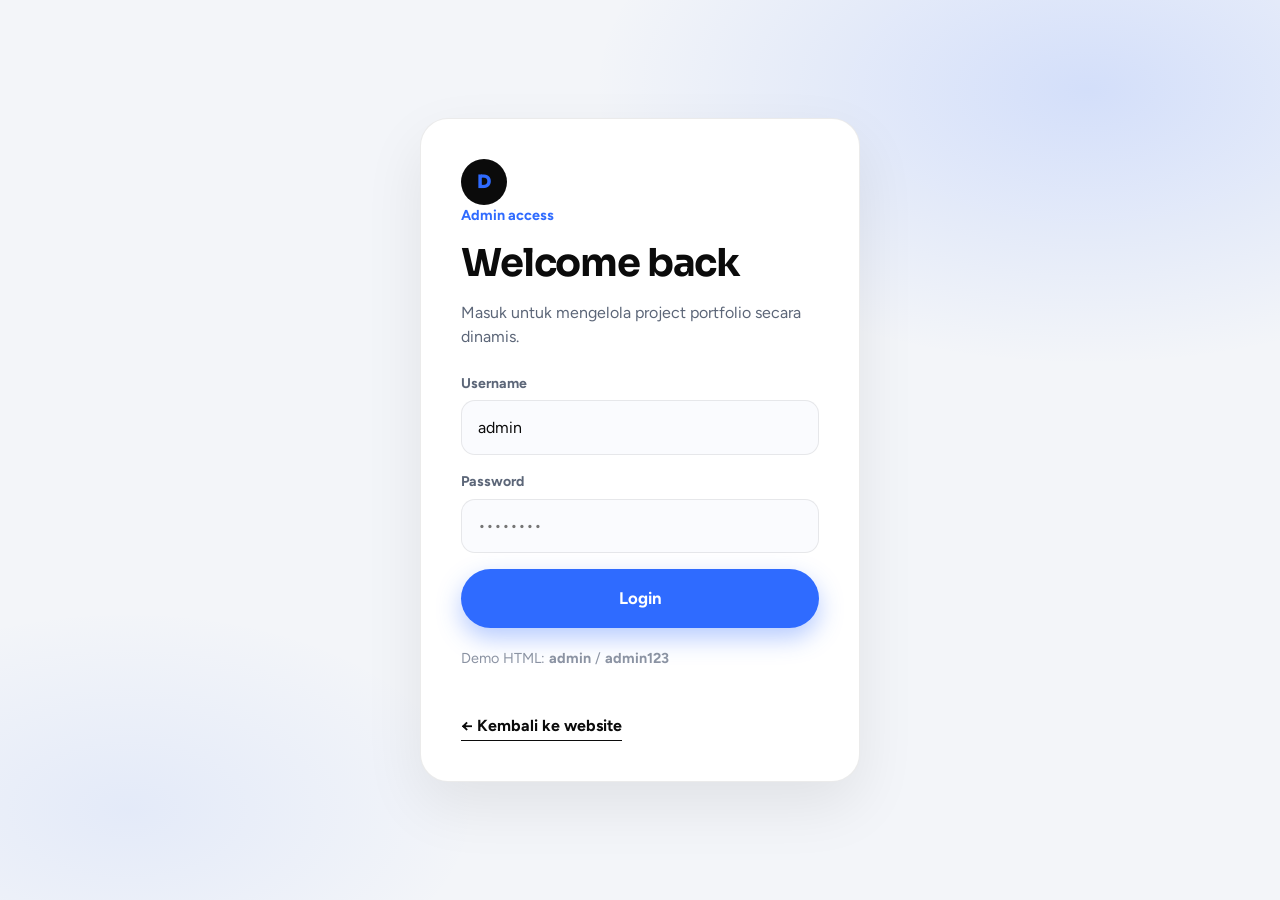
<file: _legacy/dashboard-edit.html>
<!DOCTYPE html>
<html lang="id">
<head>
  <meta charset="UTF-8" />
  <meta name="viewport" content="width=device-width, initial-scale=1.0" />
  <title>Edit Project — Dikky Admin</title>
  <link rel="preconnect" href="https://fonts.googleapis.com" />
  <link rel="preconnect" href="https://fonts.gstatic.com" crossorigin />
  <link href="https://fonts.googleapis.com/css2?family=Figtree:wght@400;500;600;700;800&family=Sora:wght@600;700;800&display=swap" rel="stylesheet" />
  <link rel="stylesheet" href="css/style.css" />
  <link rel="stylesheet" href="css/pages.css" />
</head>
<body class="admin-body" id="adminBody">
  <aside class="admin-sidebar">
    <a href="index.html" class="logo" aria-label="Home">
      <span class="logo-mark">D</span>
    </a>
    <p class="admin-brand">Dikky Admin</p>
    <nav>
      <a href="dashboard.html">Projects</a>
      <a class="is-active" href="dashboard-edit.html">Tambah Project</a>
      <a href="index.html" target="_blank" rel="noopener">Lihat Website</a>
    </nav>
    <div class="admin-user">
      <strong id="adminName">Admin</strong>
      <a href="#" id="logoutBtn">Logout</a>
    </div>
  </aside>

  <main class="admin-main">
    <div class="admin-top">
      <div>
        <button class="btn btn-outline admin-mobile-toggle" id="sidebarToggle" type="button">Menu</button>
        <p class="eyebrow">Dashboard</p>
        <h1 id="formHeading">Tambah Project</h1>
      </div>
      <a class="btn btn-outline" href="dashboard.html">← Kembali</a>
    </div>

    <div class="form-card">
      <form id="projectForm" class="form-grid">
        <input type="hidden" id="projectId" />

        <label class="full">
          <span>Judul</span>
          <input type="text" id="title" required placeholder="Nama project" />
        </label>

        <label>
          <span>Slug</span>
          <input type="text" id="slug" required placeholder="nama-project" />
        </label>

        <label>
          <span>Category</span>
          <input type="text" id="category" required placeholder="Mobile App · Product Design" />
        </label>

        <label>
          <span>Client</span>
          <input type="text" id="client" required placeholder="Nama client" />
        </label>

        <label>
          <span>Year</span>
          <input type="text" id="year" required placeholder="2025" />
        </label>

        <label class="full">
          <span>Cover image URL</span>
          <input type="url" id="cover" required placeholder="https://..." />
        </label>

        <label class="full">
          <span>Summary</span>
          <textarea id="summary" required placeholder="Ringkasan singkat project"></textarea>
        </label>

        <label class="full">
          <span>Description</span>
          <textarea id="description" required placeholder="Cerita case study lengkap"></textarea>
        </label>

        <label class="full">
          <span>Tags (pisahkan dengan koma)</span>
          <input type="text" id="tags" placeholder="UI/UX, Mobile, Product Design" />
        </label>

        <label class="full">
          <span>Gallery URLs (satu URL per baris)</span>
          <textarea id="gallery" placeholder="https://image-1.jpg&#10;https://image-2.jpg"></textarea>
        </label>

        <label class="form-check full">
          <input type="checkbox" id="featured" />
          <span>Tandai sebagai featured project</span>
        </label>

        <div class="form-actions full">
          <button type="submit" class="btn btn-accent">Simpan project</button>
          <a class="btn btn-outline" href="dashboard.html">Batal</a>
        </div>
      </form>
    </div>
  </main>

  <script src="js/projects-data.js"></script>
  <script>
    (() => {
      if (!DikkyStore.requireAuth()) return;

      document.getElementById("adminName").textContent = DikkyStore.currentUser();
      document.getElementById("logoutBtn").addEventListener("click", (e) => {
        e.preventDefault();
        DikkyStore.logout();
        window.location.href = "login.html";
      });
      document.getElementById("sidebarToggle").addEventListener("click", () => {
        document.getElementById("adminBody").classList.toggle("sidebar-open");
      });

      const params = new URLSearchParams(window.location.search);
      const editId = params.get("id");
      const existing = editId ? DikkyStore.getById(editId) : null;
      const titleInput = document.getElementById("title");
      const slugInput = document.getElementById("slug");
      let slugTouched = false;

      if (existing) {
        document.getElementById("formHeading").textContent = "Edit Project";
        document.title = "Edit Project — Dikky Admin";
        document.getElementById("projectId").value = existing.id;
        titleInput.value = existing.title || "";
        slugInput.value = existing.slug || "";
        document.getElementById("category").value = existing.category || "";
        document.getElementById("client").value = existing.client || "";
        document.getElementById("year").value = existing.year || "";
        document.getElementById("cover").value = existing.cover || "";
        document.getElementById("summary").value = existing.summary || "";
        document.getElementById("description").value = existing.description || "";
        document.getElementById("tags").value = (existing.tags || []).join(", ");
        document.getElementById("gallery").value = (existing.gallery || []).join("\n");
        document.getElementById("featured").checked = !!existing.featured;
        slugTouched = true;
      }

      titleInput.addEventListener("input", () => {
        if (!slugTouched) slugInput.value = DikkyStore.slugify(titleInput.value);
      });
      slugInput.addEventListener("input", () => {
        slugTouched = true;
      });

      document.getElementById("projectForm").addEventListener("submit", (e) => {
        e.preventDefault();

        const gallery = document
          .getElementById("gallery")
          .value.split("\n")
          .map((s) => s.trim())
          .filter(Boolean);

        const tags = document
          .getElementById("tags")
          .value.split(",")
          .map((s) => s.trim())
          .filter(Boolean);

        const project = {
          id: document.getElementById("projectId").value || DikkyStore.uid(),
          slug: DikkyStore.slugify(slugInput.value),
          title: titleInput.value.trim(),
          category: document.getElementById("category").value.trim(),
          client: document.getElementById("client").value.trim(),
          year: document.getElementById("year").value.trim(),
          cover: document.getElementById("cover").value.trim(),
          summary: document.getElementById("summary").value.trim(),
          description: document.getElementById("description").value.trim(),
          tags,
          gallery: gallery.length ? gallery : [document.getElementById("cover").value.trim()],
          featured: document.getElementById("featured").checked,
        };

        DikkyStore.upsert(project);
        window.location.href = "dashboard.html";
      });
    })();
  </script>
</body>
</html>
</file>
<file: _legacy/css/style.css>
/* =========================================================
   Dikky Portfolio — inspired by Designer Portfolio shot
   ========================================================= */

:root {
  --bg: #f3f5f9;
  --surface: #ffffff;
  --ink: #0b0b0b;
  --ink-soft: #5c6678;
  --ink-mute: #8b93a3;
  --accent: #2f6bff;
  --accent-deep: #1f54e0;
  --accent-soft: rgba(47, 107, 255, 0.12);
  --hero: #111111;
  --line: rgba(0, 0, 0, 0.08);
  --radius-xl: 36px;
  --radius-lg: 28px;
  --radius-md: 18px;
  --radius-pill: 999px;
  --shadow-soft: 0 24px 60px rgba(0, 0, 0, 0.08);
  --font-display: "Sora", sans-serif;
  --font-body: "Figtree", sans-serif;
  --pad: clamp(1.25rem, 4vw, 2.5rem);
  --max: 1240px;
}

*,
*::before,
*::after {
  box-sizing: border-box;
  margin: 0;
  padding: 0;
}

html {
  scroll-behavior: smooth;
}

body {
  font-family: var(--font-body);
  background:
    radial-gradient(1200px 600px at 80% -10%, rgba(47, 107, 255, 0.12), transparent 55%),
    radial-gradient(900px 500px at 10% 20%, rgba(0, 0, 0, 0.04), transparent 50%),
    var(--bg);
  color: var(--ink);
  line-height: 1.5;
  overflow-x: hidden;
  -webkit-font-smoothing: antialiased;
}

img {
  display: block;
  max-width: 100%;
}

a {
  color: inherit;
  text-decoration: none;
}

button {
  font: inherit;
  border: 0;
  background: none;
  cursor: pointer;
  color: inherit;
}

/* ---------- Header ---------- */

.site-header {
  position: sticky;
  top: 0;
  z-index: 50;
  display: grid;
  grid-template-columns: auto 1fr auto;
  align-items: center;
  gap: 1rem;
  width: min(100% - 2rem, var(--max));
  margin: 0.9rem auto 0;
  padding: 0.65rem 0.75rem 0.65rem 0.85rem;
  background: rgba(255, 255, 255, 0.78);
  backdrop-filter: blur(16px);
  border: 1px solid rgba(255, 255, 255, 0.7);
  border-radius: var(--radius-pill);
  box-shadow: 0 10px 30px rgba(0, 0, 0, 0.04);
}

.logo-mark {
  display: grid;
  place-items: center;
  width: 46px;
  height: 46px;
  border-radius: 50%;
  background: var(--ink);
  color: var(--accent);
  font-family: var(--font-display);
  font-weight: 800;
  font-size: 1.15rem;
  letter-spacing: -0.04em;
  transition: transform 0.35s ease;
}

.logo:hover .logo-mark {
  transform: rotate(-8deg) scale(1.05);
}

.nav-pill {
  display: flex;
  justify-content: center;
  gap: 0.25rem;
}

.nav-link {
  padding: 0.65rem 1.15rem;
  border-radius: var(--radius-pill);
  font-size: 0.92rem;
  font-weight: 600;
  color: var(--ink-soft);
  transition: background 0.25s ease, color 0.25s ease;
}

.nav-link:hover {
  color: var(--ink);
}

.nav-link.is-active {
  background: var(--accent);
  color: #fff;
}

.btn {
  display: inline-flex;
  align-items: center;
  justify-content: center;
  gap: 0.45rem;
  padding: 0.85rem 1.4rem;
  border-radius: var(--radius-pill);
  font-weight: 700;
  font-size: 0.95rem;
  transition: transform 0.25s ease, background 0.25s ease, box-shadow 0.25s ease;
}

.btn:hover {
  transform: translateY(-2px);
}

.btn-accent {
  background: var(--accent);
  color: #fff;
  box-shadow: 0 10px 24px rgba(47, 107, 255, 0.35);
}

.btn-accent:hover {
  background: var(--accent-deep);
  color: #fff;
}

.btn-outline {
  border: 1.5px solid var(--ink);
  background: transparent;
}

.btn-outline:hover {
  background: var(--ink);
  color: #fff;
}

.btn-talk {
  padding: 0.7rem 1.15rem;
  white-space: nowrap;
}

.btn-lg {
  padding: 1.05rem 1.8rem;
  font-size: 1.05rem;
}

.btn-icon {
  display: grid;
  place-items: center;
}

.menu-toggle {
  display: none;
  position: relative;
  width: 44px;
  height: 44px;
  padding: 0;
  border-radius: 50%;
  border: 1.5px solid var(--ink);
  transition: background 0.25s ease, border-color 0.25s ease;
}

.menu-toggle span {
  position: absolute;
  left: 50%;
  display: block;
  width: 16px;
  height: 2px;
  margin-left: -8px;
  border-radius: 2px;
  background: var(--ink);
  transition: transform 0.3s ease, top 0.3s ease, opacity 0.3s ease, background 0.25s ease;
}

.menu-toggle span:first-child {
  top: calc(50% - 4px);
}

.menu-toggle span:last-child {
  top: calc(50% + 2px);
}

.site-header.is-open .menu-toggle {
  background: var(--accent);
  border-color: var(--accent);
}

.site-header.is-open .menu-toggle span {
  background: #fff;
}

.site-header.is-open .menu-toggle span:first-child {
  top: 50%;
  transform: translateY(-50%) rotate(45deg);
}

.site-header.is-open .menu-toggle span:last-child {
  top: 50%;
  transform: translateY(-50%) rotate(-45deg);
}

/* ---------- Hero ---------- */

.hero {
  width: min(100% - 2rem, var(--max));
  margin: 1.25rem auto 0;
}

.hero-card {
  position: relative;
  display: grid;
  grid-template-columns: 1.05fr 0.95fr;
  min-height: min(78vh, 720px);
  padding: clamp(1.5rem, 4vw, 3rem);
  background:
    radial-gradient(ellipse 70% 60% at 70% 45%, rgba(60, 60, 60, 0.45), transparent 65%),
    linear-gradient(145deg, #1a1a1a 0%, #0c0c0c 55%, #151515 100%);
  color: #fff;
  border-radius: var(--radius-xl);
  overflow: hidden;
  isolation: isolate;
}

.hero-card::before {
  content: "";
  position: absolute;
  inset: 0;
  background:
    radial-gradient(circle at 20% 80%, rgba(47, 107, 255, 0.08), transparent 35%),
    radial-gradient(circle at 85% 15%, rgba(255, 255, 255, 0.06), transparent 30%);
  pointer-events: none;
  z-index: 0;
}

.hero-content {
  position: relative;
  z-index: 2;
  display: flex;
  flex-direction: column;
  justify-content: center;
  max-width: 520px;
  padding-bottom: 5.5rem;
}

.hero-greeting {
  color: var(--accent);
  font-weight: 700;
  font-size: 1.05rem;
  margin-bottom: 0.85rem;
}

.wave {
  display: inline-block;
  animation: wave 2.4s ease-in-out infinite;
  transform-origin: 70% 70%;
}

@keyframes wave {
  0%, 60%, 100% { transform: rotate(0deg); }
  10% { transform: rotate(14deg); }
  20% { transform: rotate(-8deg); }
  30% { transform: rotate(14deg); }
  40% { transform: rotate(-4deg); }
  50% { transform: rotate(10deg); }
}

.hero-title {
  font-family: var(--font-display);
  font-weight: 800;
  font-size: clamp(2.8rem, 6.5vw, 5.2rem);
  line-height: 0.95;
  letter-spacing: -0.045em;
  margin-bottom: 1.5rem;
}

.hero-content .btn {
  align-self: flex-start;
  margin-bottom: 2rem;
}

.hero-sub {
  max-width: 340px;
  color: rgba(255, 255, 255, 0.62);
  font-size: 0.98rem;
  line-height: 1.65;
}

.hero-visual {
  position: relative;
  z-index: 1;
  display: flex;
  align-items: flex-end;
  justify-content: center;
}

.hero-photo {
  width: min(100%, 460px);
  height: 100%;
  max-height: 640px;
  object-fit: cover;
  object-position: center 18%;
  border-radius: 24px 24px 0 0;
  mask-image: linear-gradient(to bottom, #000 78%, transparent 100%);
  -webkit-mask-image: linear-gradient(to bottom, #000 78%, transparent 100%);
  filter: saturate(1.02) contrast(1.04);
  animation: floatPhoto 7s ease-in-out infinite;
}

@keyframes floatPhoto {
  0%, 100% { transform: translateY(0); }
  50% { transform: translateY(-10px); }
}

.exp-card {
  position: absolute;
  top: 8%;
  right: 4%;
  display: flex;
  align-items: center;
  gap: 0.75rem;
  padding: 0.7rem 0.9rem;
  background: rgba(20, 20, 20, 0.72);
  border: 1px solid rgba(255, 255, 255, 0.1);
  backdrop-filter: blur(12px);
  border-radius: 16px;
  box-shadow: 0 12px 40px rgba(0, 0, 0, 0.35);
  animation: floatCard 5.5s ease-in-out infinite;
}

@keyframes floatCard {
  0%, 100% { transform: translateY(0); }
  50% { transform: translateY(-8px); }
}

.exp-label {
  font-size: 0.78rem;
  color: rgba(255, 255, 255, 0.55);
  font-weight: 600;
  white-space: nowrap;
}

.exp-icons {
  display: flex;
  gap: 0.4rem;
}

.exp-icon {
  display: grid;
  place-items: center;
  width: 34px;
  height: 34px;
  border-radius: 10px;
  background: rgba(255, 255, 255, 0.08);
  color: #fff;
}

.hero-stats {
  position: absolute;
  left: 0;
  right: 0;
  bottom: 0;
  z-index: 3;
  display: grid;
  grid-template-columns: repeat(3, 1fr);
  gap: 1rem;
  padding: 1.4rem clamp(1.5rem, 4vw, 3rem) 1.6rem;
  background: linear-gradient(to top, rgba(0, 0, 0, 0.85), transparent);
}

.stat {
  display: flex;
  flex-direction: column;
  gap: 0.2rem;
}

.stat strong {
  font-family: var(--font-display);
  font-size: clamp(1.8rem, 3vw, 2.5rem);
  font-weight: 800;
  letter-spacing: -0.04em;
  line-height: 1;
}

.stat span {
  color: rgba(255, 255, 255, 0.55);
  font-size: 0.88rem;
}

/* ---------- About ---------- */

.about {
  width: min(100% - 2rem, var(--max));
  margin: 5rem auto 0;
  display: grid;
  grid-template-columns: 180px 1fr;
  gap: 2rem;
  align-items: start;
}

.about-status {
  font-size: 0.9rem;
  color: var(--ink-soft);
  font-weight: 600;
  padding-top: 0.4rem;
}

.about-copy p {
  font-size: clamp(1.45rem, 2.6vw, 2.15rem);
  line-height: 1.35;
  letter-spacing: -0.025em;
  font-weight: 600;
  max-width: 920px;
}

.tone-dark {
  color: var(--ink);
}

.tone-mute {
  color: var(--ink-mute);
}

.text-link {
  display: inline-flex;
  align-items: center;
  gap: 0.35rem;
  margin-top: 1.5rem;
  font-weight: 700;
  font-size: 1rem;
  border-bottom: 1.5px solid var(--ink);
  padding-bottom: 0.15rem;
  transition: color 0.25s ease, border-color 0.25s ease, gap 0.25s ease;
}

.text-link:hover {
  color: var(--accent-deep);
  border-color: var(--accent);
  gap: 0.55rem;
}

/* ---------- Services ---------- */

.services {
  width: min(100% - 2rem, var(--max));
  margin: 6rem auto 0;
}

.services-head {
  display: flex;
  justify-content: space-between;
  align-items: flex-end;
  gap: 2rem;
  margin-bottom: 2.5rem;
}

.section-title {
  font-family: var(--font-display);
  font-weight: 800;
  font-size: clamp(2.2rem, 4.5vw, 3.6rem);
  line-height: 1.02;
  letter-spacing: -0.04em;
}

.services-aside {
  max-width: 280px;
  text-align: right;
}

.services-aside p {
  color: var(--ink-soft);
  font-size: 0.95rem;
  margin-bottom: 1rem;
}

.service-list {
  border-top: 1px solid var(--line);
}

.service-item {
  border-bottom: 1px solid var(--line);
}

.service-trigger {
  width: 100%;
  display: flex;
  align-items: center;
  justify-content: space-between;
  gap: 1rem;
  padding: 1.35rem 0.25rem;
  text-align: left;
}

.service-name {
  font-family: var(--font-display);
  font-size: clamp(1.5rem, 3vw, 2.2rem);
  font-weight: 700;
  letter-spacing: -0.03em;
}

.service-meta {
  display: flex;
  align-items: center;
  gap: 1rem;
}

.service-thumb {
  width: 52px;
  height: 52px;
  border-radius: 50%;
  object-fit: cover;
  opacity: 0.9;
  transition: transform 0.35s ease;
}

.service-item.is-open .service-thumb,
.service-trigger:hover .service-thumb {
  transform: scale(1.08);
}

.service-chevron {
  width: 42px;
  height: 42px;
  border-radius: 50%;
  border: 1.5px solid var(--line);
  position: relative;
  transition: background 0.3s ease, border-color 0.3s ease, transform 0.35s ease;
}

.service-chevron::before,
.service-chevron::after {
  content: "";
  position: absolute;
  top: 50%;
  left: 50%;
  width: 12px;
  height: 2px;
  background: var(--ink);
  transition: transform 0.3s ease;
}

.service-chevron::before {
  transform: translate(-50%, -50%);
}

.service-chevron::after {
  transform: translate(-50%, -50%) rotate(90deg);
}

.service-item.is-open .service-chevron {
  background: var(--accent);
  border-color: var(--accent);
  transform: rotate(45deg);
}

.service-item.is-open .service-chevron::before,
.service-item.is-open .service-chevron::after {
  background: #fff;
}

.service-panel {
  display: grid;
  grid-template-rows: 0fr;
  transition: grid-template-rows 0.45s ease;
}

.service-item.is-open .service-panel {
  grid-template-rows: 1fr;
}

.service-panel-inner {
  overflow: hidden;
  display: grid;
  grid-template-columns: 1.2fr 0.8fr;
  gap: 2rem;
  padding: 0 0.25rem 1.75rem;
  opacity: 0;
  transform: translateY(-8px);
  transition: opacity 0.35s ease, transform 0.35s ease;
}

.service-item.is-open .service-panel-inner {
  opacity: 1;
  transform: translateY(0);
}

.service-info p {
  color: var(--ink-soft);
  font-size: 1.05rem;
  max-width: 480px;
  margin-bottom: 1.75rem;
}

.service-stats {
  display: flex;
  gap: 2.5rem;
  flex-wrap: wrap;
}

.service-stats strong {
  display: block;
  font-family: var(--font-display);
  font-size: 1.8rem;
  letter-spacing: -0.04em;
  line-height: 1;
  margin-bottom: 0.25rem;
}

.service-stats span {
  color: var(--ink-mute);
  font-size: 0.88rem;
}

.service-preview {
  border-radius: var(--radius-md);
  overflow: hidden;
  background: var(--ink);
  aspect-ratio: 4 / 5;
  max-height: 320px;
  justify-self: end;
  width: min(100%, 260px);
}

.service-preview img {
  width: 100%;
  height: 100%;
  object-fit: cover;
}

/* ---------- Portfolio ---------- */

.portfolio {
  width: min(100% - 2rem, var(--max));
  margin: 6.5rem auto 0;
}

.portfolio-head {
  display: flex;
  justify-content: space-between;
  align-items: flex-end;
  gap: 1.5rem;
  margin-bottom: 2rem;
}

.showcase-card {
  position: relative;
  min-height: 420px;
  border-radius: var(--radius-lg);
  overflow: hidden;
  color: #fff;
  box-shadow: var(--shadow-soft);
}

.showcase-bg {
  position: absolute;
  inset: 0;
  width: 100%;
  height: 100%;
  object-fit: cover;
  transform: scale(1.02);
  transition: transform 0.8s ease;
}

.showcase-card:hover .showcase-bg {
  transform: scale(1.08);
}

.showcase-overlay {
  position: absolute;
  inset: 0;
  background: linear-gradient(120deg, rgba(0, 0, 0, 0.72) 15%, rgba(0, 0, 0, 0.25) 70%);
}

.showcase-content {
  position: relative;
  z-index: 1;
  padding: clamp(1.5rem, 4vw, 2.75rem);
  max-width: 520px;
}

.showcase-tag {
  color: rgba(255, 255, 255, 0.7);
  font-size: 0.9rem;
  font-weight: 600;
  margin-bottom: 0.75rem;
}

.showcase-content h3 {
  font-family: var(--font-display);
  font-size: clamp(2rem, 4vw, 3.1rem);
  line-height: 1.05;
  letter-spacing: -0.035em;
}

.showcase-cta {
  position: absolute;
  right: 8%;
  top: 50%;
  z-index: 2;
  display: grid;
  place-items: center;
  width: 110px;
  height: 110px;
  border-radius: 50%;
  background: var(--accent);
  color: #fff;
  font-weight: 800;
  font-size: 0.95rem;
  line-height: 1.15;
  text-align: center;
  transform: translateY(-50%);
  transition: transform 0.35s ease, box-shadow 0.35s ease;
  box-shadow: 0 16px 40px rgba(47, 107, 255, 0.35);
}

.showcase-cta:hover {
  transform: translateY(-50%) scale(1.08) rotate(-6deg);
}

.project-grid {
  display: grid;
  grid-template-columns: 1fr 1fr;
  gap: 1.25rem;
  margin-top: 1.25rem;
}

.project-card {
  position: relative;
  display: block;
  border-radius: var(--radius-md);
  overflow: hidden;
  min-height: 280px;
  background: #111;
  color: inherit;
}

.project-card img {
  width: 100%;
  height: 100%;
  object-fit: cover;
  min-height: 280px;
  transition: transform 0.7s ease;
}

.project-card:hover img {
  transform: scale(1.06);
}

.project-info {
  position: absolute;
  left: 0;
  right: 0;
  bottom: 0;
  padding: 1.25rem 1.35rem;
  background: linear-gradient(to top, rgba(0, 0, 0, 0.75), transparent);
  color: #fff;
}

.project-info h3 {
  font-family: var(--font-display);
  font-size: 1.35rem;
  letter-spacing: -0.02em;
}

.project-info p {
  color: rgba(255, 255, 255, 0.65);
  font-size: 0.9rem;
  margin-top: 0.2rem;
}

/* ---------- Testimonials ---------- */

.testimonials {
  position: relative;
  margin: 6.5rem 0 0;
  padding: 4rem 0 2rem;
  overflow: hidden;
}

.marquee {
  position: absolute;
  inset: 0 0 auto;
  pointer-events: none;
  opacity: 0.12;
}

.marquee-track {
  display: flex;
  gap: 1.5rem;
  width: max-content;
  font-family: var(--font-display);
  font-weight: 800;
  font-size: clamp(4rem, 10vw, 8rem);
  letter-spacing: -0.04em;
  color: transparent;
  -webkit-text-stroke: 1.5px var(--ink);
  animation: marquee 28s linear infinite;
  white-space: nowrap;
}

@keyframes marquee {
  from { transform: translateX(0); }
  to { transform: translateX(-50%); }
}

.testimonial-row {
  position: relative;
  z-index: 1;
  width: min(100% - 2rem, var(--max));
  margin: 3rem auto 0;
  display: grid;
  grid-template-columns: repeat(3, 1fr);
  gap: 1.25rem;
  align-items: stretch;
}

.t-card {
  background: var(--surface);
  border: 1px solid var(--line);
  border-radius: var(--radius-md);
  padding: 1.6rem;
  display: flex;
  flex-direction: column;
  gap: 1.5rem;
  box-shadow: 0 10px 30px rgba(0, 0, 0, 0.03);
  transition: transform 0.35s ease;
}

.t-card:hover {
  transform: translateY(-6px);
}

.t-card.is-featured {
  background: var(--accent);
  border-color: transparent;
  color: #fff;
  transform: translateY(-12px);
}

.t-card.is-featured:hover {
  transform: translateY(-18px);
}

.t-card > p {
  font-size: 1.05rem;
  font-weight: 600;
  letter-spacing: -0.01em;
  line-height: 1.45;
  flex: 1;
}

.t-visual {
  border-radius: 14px;
  overflow: hidden;
  aspect-ratio: 16 / 10;
}

.t-visual img {
  width: 100%;
  height: 100%;
  object-fit: cover;
}

.t-author {
  display: flex;
  align-items: center;
  gap: 0.75rem;
}

.t-author img {
  width: 44px;
  height: 44px;
  border-radius: 50%;
  object-fit: cover;
}

.t-author strong {
  display: block;
  font-size: 0.95rem;
}

.t-author span {
  color: var(--ink-soft);
  font-size: 0.82rem;
}

.t-card.is-featured .t-author span {
  color: rgba(255, 255, 255, 0.75);
}

/* ---------- Contact ---------- */

.contact {
  width: min(100% - 2rem, var(--max));
  margin: 5rem auto 0;
}

.contact-card {
  background: var(--ink);
  color: #fff;
  border-radius: var(--radius-xl);
  padding: clamp(2.5rem, 6vw, 5rem);
  text-align: center;
  position: relative;
  overflow: hidden;
}

.contact-card::before {
  content: "";
  position: absolute;
  width: 420px;
  height: 420px;
  border-radius: 50%;
  background: radial-gradient(circle, rgba(47, 107, 255, 0.18), transparent 65%);
  top: -120px;
  right: -80px;
  pointer-events: none;
}

.contact-eyebrow {
  color: var(--accent);
  font-weight: 700;
  margin-bottom: 1rem;
}

.contact-card h2 {
  font-family: var(--font-display);
  font-size: clamp(2.2rem, 5vw, 4rem);
  line-height: 1.05;
  letter-spacing: -0.04em;
  margin-bottom: 2rem;
}

.contact-links {
  display: flex;
  justify-content: center;
  flex-wrap: wrap;
  gap: 1.25rem 1.75rem;
  margin-top: 2.5rem;
}

.contact-links a {
  color: rgba(255, 255, 255, 0.65);
  font-weight: 600;
  font-size: 0.95rem;
  transition: color 0.25s ease;
}

.contact-links a:hover {
  color: var(--accent);
}

/* ---------- Footer ---------- */

.site-footer {
  width: min(100% - 2rem, var(--max));
  margin: 2rem auto 2.5rem;
  display: flex;
  justify-content: space-between;
  gap: 1rem;
  flex-wrap: wrap;
  color: var(--ink-soft);
  font-size: 0.88rem;
}

/* ---------- Reveal ---------- */

.reveal {
  opacity: 0;
  transform: translateY(24px);
  transition: opacity 0.7s ease, transform 0.7s ease;
}

.reveal.is-visible {
  opacity: 1;
  transform: translateY(0);
}

/* ---------- Responsive ---------- */

@media (max-width: 980px) {
  .hero-card {
    grid-template-columns: 1fr;
    min-height: auto;
  }

  .hero-content {
    padding-bottom: 1rem;
    max-width: none;
  }

  .hero-visual {
    min-height: 380px;
    margin-top: 1rem;
  }

  .hero-photo {
    max-height: 420px;
  }

  .hero-stats {
    position: relative;
    background: transparent;
    padding: 1.5rem 0 0;
    margin-top: 0.5rem;
  }

  .about {
    grid-template-columns: 1fr;
    gap: 0.75rem;
  }

  .services-head,
  .portfolio-head {
    flex-direction: column;
    align-items: flex-start;
  }

  .services-aside {
    text-align: left;
    max-width: 420px;
  }

  .service-panel-inner {
    grid-template-columns: 1fr;
  }

  .service-preview {
    justify-self: start;
    max-height: 240px;
    aspect-ratio: 16 / 10;
    width: 100%;
  }

  .testimonial-row {
    grid-template-columns: 1fr;
  }

  .t-card.is-featured {
    transform: none;
  }

  .project-grid {
    grid-template-columns: 1fr;
  }
}

@media (max-width: 760px) {
  .site-header {
    grid-template-columns: 1fr auto;
    grid-template-areas:
      "logo toggle"
      "nav nav"
      "cta cta";
    align-items: center;
    row-gap: 0;
    border-radius: 28px;
    transition: border-radius 0.3s ease, padding 0.3s ease, box-shadow 0.3s ease;
  }

  .logo {
    grid-area: logo;
    justify-self: start;
  }

  .menu-toggle {
    display: flex;
    grid-area: toggle;
    justify-self: end;
  }

  .nav-pill,
  .btn-talk {
    display: none;
  }

  .site-header.is-open {
    border-radius: 28px;
    padding: 0.75rem;
    box-shadow: 0 18px 50px rgba(0, 0, 0, 0.1);
  }

  .site-header.is-open .nav-pill {
    display: flex;
    grid-area: nav;
    flex-direction: column;
    align-items: stretch;
    gap: 0.15rem;
    width: 100%;
    margin-top: 0.7rem;
    padding-top: 0.7rem;
    border-top: 1px solid var(--line);
    background: transparent;
    box-shadow: none;
    position: static;
  }

  .site-header.is-open .nav-link {
    width: 100%;
    padding: 0.82rem 1rem;
    font-size: 1.02rem;
    font-weight: 700;
    color: var(--ink-soft);
    border-radius: 14px;
    background: transparent;
  }

  .site-header.is-open .nav-link.is-active {
    background: var(--accent);
    color: #fff;
  }

  .site-header.is-open .nav-link:active,
  .site-header.is-open .nav-link:hover {
    background: rgba(0, 0, 0, 0.04);
    color: var(--ink);
  }

  .site-header.is-open .nav-link.is-active:hover {
    background: var(--accent-deep);
    color: #fff;
  }

  .site-header.is-open .btn-talk {
    display: inline-flex;
    grid-area: cta;
    width: 100%;
    margin-top: 0.35rem;
    justify-content: center;
    background: var(--ink);
    color: #fff;
    border-color: var(--ink);
    border-radius: 14px;
    padding: 0.9rem 1.2rem;
  }

  .site-header.is-open .btn-talk:hover {
    background: #222;
    color: #fff;
    transform: none;
  }

  .hero-stats {
    grid-template-columns: 1fr;
    gap: 1rem;
  }

  .showcase-cta {
    width: 88px;
    height: 88px;
    font-size: 0.82rem;
    right: 1rem;
    top: auto;
    bottom: 1.25rem;
    transform: none;
  }

  .showcase-cta:hover {
    transform: scale(1.06) rotate(-6deg);
  }

  .showcase-card {
    min-height: 360px;
  }
}
</file>
<file: _legacy/css/pages.css>
/* =========================================================
   Extra pages — detail, auth, dashboard
   ========================================================= */

.page-shell {
  width: min(100% - 2rem, var(--max));
  margin: 0 auto;
}

.detail-page {
  overflow-x: hidden;
}

.page-header {
  position: sticky;
  top: 0;
  z-index: 40;
  display: grid;
  grid-template-columns: auto 1fr auto;
  align-items: center;
  gap: 0.75rem 1rem;
  width: min(100% - 2rem, var(--max));
  margin: 0.9rem auto 0;
  padding: 0.55rem 0.7rem 0.55rem 0.75rem;
  background: rgba(255, 255, 255, 0.9);
  backdrop-filter: blur(16px);
  border: 1px solid rgba(255, 255, 255, 0.7);
  border-radius: var(--radius-pill);
  box-shadow: 0 10px 30px rgba(0, 0, 0, 0.04);
}

.page-header-left {
  display: flex;
  align-items: center;
  gap: 0.75rem;
  min-width: 0;
}

.page-back {
  font-weight: 700;
  font-size: 0.92rem;
  color: var(--ink-soft);
  white-space: nowrap;
  transition: color 0.2s ease;
}

.page-back:hover {
  color: var(--accent-deep);
}

.page-header-nav {
  display: flex;
  justify-content: center;
  gap: 0.25rem;
  flex-wrap: wrap;
}

.page-header .nav-link {
  padding: 0.55rem 1rem;
}

.page-header-cta {
  display: inline-flex !important;
  padding: 0.65rem 1.1rem;
  white-space: nowrap;
}

.eyebrow {
  color: var(--accent);
  font-weight: 700;
  font-size: 0.9rem;
  margin-bottom: 0.55rem;
}

/* ---------- Project detail ---------- */

.detail-hero {
  width: min(100% - 2rem, var(--max));
  margin: 1.5rem auto 0;
  position: relative;
  min-height: clamp(360px, 52vh, 560px);
  border-radius: var(--radius-xl);
  overflow: hidden;
  background: var(--ink);
  color: #fff;
}

.detail-hero img {
  position: absolute;
  inset: 0;
  width: 100%;
  height: 100%;
  object-fit: cover;
  opacity: 0.72;
}

.detail-hero-overlay {
  position: absolute;
  inset: 0;
  background: linear-gradient(120deg, rgba(0, 0, 0, 0.82) 10%, rgba(0, 0, 0, 0.35) 70%);
}

.detail-hero-content {
  position: relative;
  z-index: 1;
  display: flex;
  flex-direction: column;
  justify-content: flex-end;
  min-height: inherit;
  padding: clamp(1.5rem, 4vw, 3rem);
  max-width: 820px;
}

.detail-hero h1 {
  font-family: var(--font-display);
  font-size: clamp(1.85rem, 4.5vw, 3.6rem);
  line-height: 1.08;
  letter-spacing: -0.04em;
  margin: 0.4rem 0 1rem;
  overflow-wrap: anywhere;
}

.detail-meta {
  display: flex;
  flex-wrap: wrap;
  gap: 0.75rem 1.5rem;
  color: rgba(255, 255, 255, 0.72);
  font-size: 0.95rem;
  font-weight: 600;
}

.detail-body {
  width: min(100% - 2rem, var(--max));
  margin: 2.5rem auto 0;
  display: grid;
  grid-template-columns: minmax(0, 1.4fr) minmax(0, 0.8fr);
  gap: 2rem;
  align-items: start;
}

.detail-side-cta {
  width: 100%;
  margin-top: 1.25rem;
}

.detail-footer {
  margin-bottom: 2rem;
}

.detail-copy h2 {
  font-family: var(--font-display);
  font-size: clamp(1.6rem, 3vw, 2.2rem);
  letter-spacing: -0.03em;
  margin-bottom: 1rem;
}

.detail-copy p {
  color: var(--ink-soft);
  font-size: 1.08rem;
  line-height: 1.7;
  margin-bottom: 1rem;
  white-space: pre-line;
}

.detail-side {
  position: sticky;
  top: 6rem;
  background: var(--surface);
  border: 1px solid var(--line);
  border-radius: var(--radius-md);
  padding: 1.4rem;
  box-shadow: var(--shadow-soft);
}

.detail-side dl {
  display: grid;
  gap: 1rem;
}

.detail-side dt {
  font-size: 0.8rem;
  color: var(--ink-mute);
  font-weight: 600;
  text-transform: uppercase;
  letter-spacing: 0.04em;
}

.detail-side dd {
  font-weight: 700;
  margin-top: 0.2rem;
}

.tag-row {
  display: flex;
  flex-wrap: wrap;
  gap: 0.45rem;
  margin-top: 0.35rem;
}

.tag {
  display: inline-flex;
  padding: 0.35rem 0.75rem;
  border-radius: var(--radius-pill);
  background: var(--accent-soft);
  color: var(--accent-deep);
  font-size: 0.82rem;
  font-weight: 700;
}

.detail-gallery {
  width: min(100% - 2rem, var(--max));
  margin: 3rem auto 0;
  display: grid;
  grid-template-columns: 1.2fr 0.8fr;
  gap: 1rem;
}

.detail-gallery img {
  width: 100%;
  height: 100%;
  min-height: 240px;
  object-fit: cover;
  border-radius: var(--radius-md);
  background: #111;
}

.detail-gallery img:first-child {
  grid-row: span 2;
  min-height: 500px;
}

.detail-next {
  width: min(100% - 2rem, var(--max));
  margin: 3.5rem auto 3rem;
  display: flex;
  justify-content: space-between;
  align-items: center;
  gap: 1rem;
  flex-wrap: wrap;
  padding: 1.5rem 1.75rem;
  background: var(--ink);
  color: #fff;
  border-radius: var(--radius-lg);
}

.detail-next p {
  color: rgba(255, 255, 255, 0.6);
  font-size: 0.9rem;
  margin-bottom: 0.25rem;
}

.detail-next strong {
  font-family: var(--font-display);
  font-size: 1.35rem;
  letter-spacing: -0.02em;
}

/* ---------- Auth ---------- */

.auth-body {
  min-height: 100vh;
  display: grid;
  place-items: center;
  padding: 2rem 1rem;
  background:
    radial-gradient(900px 500px at 85% 10%, rgba(47, 107, 255, 0.16), transparent 55%),
    radial-gradient(700px 400px at 10% 90%, rgba(47, 107, 255, 0.08), transparent 50%),
    var(--bg);
}

.auth-card {
  width: min(100%, 440px);
  background: var(--surface);
  border: 1px solid var(--line);
  border-radius: var(--radius-lg);
  padding: clamp(1.75rem, 4vw, 2.5rem);
  box-shadow: var(--shadow-soft);
}

.auth-card h1 {
  font-family: var(--font-display);
  font-size: clamp(1.8rem, 4vw, 2.4rem);
  letter-spacing: -0.03em;
  margin-bottom: 0.5rem;
}

.auth-sub {
  color: var(--ink-soft);
  margin-bottom: 1.5rem;
}

.auth-form {
  display: grid;
  gap: 1rem;
}

.auth-form label {
  display: grid;
  gap: 0.4rem;
}

.auth-form label span,
.form-grid label > span {
  font-size: 0.88rem;
  font-weight: 700;
  color: var(--ink-soft);
}

.auth-form input,
.form-grid input,
.form-grid textarea,
.form-grid select {
  width: 100%;
  padding: 0.9rem 1rem;
  border: 1.5px solid var(--line);
  border-radius: 14px;
  background: #fafbfe;
  font: inherit;
  color: var(--ink);
  transition: border-color 0.2s ease, box-shadow 0.2s ease;
}

.auth-form input:focus,
.form-grid input:focus,
.form-grid textarea:focus,
.form-grid select:focus {
  outline: none;
  border-color: var(--accent);
  box-shadow: 0 0 0 4px var(--accent-soft);
}

.auth-hint {
  margin: 1.25rem 0;
  color: var(--ink-mute);
  font-size: 0.9rem;
}

.alert {
  padding: 0.85rem 1rem;
  border-radius: 14px;
  font-weight: 600;
  font-size: 0.92rem;
  margin-bottom: 1rem;
}

.alert-error {
  background: #ffe8e8;
  color: #b42318;
}

.alert-success {
  background: #e8f8ef;
  color: #067647;
}

.alert-info {
  background: var(--accent-soft);
  color: var(--accent-deep);
}

/* ---------- Dashboard ---------- */

.admin-body {
  min-height: 100vh;
  display: grid;
  grid-template-columns: 260px 1fr;
  background: var(--bg);
}

.admin-sidebar {
  position: sticky;
  top: 0;
  height: 100vh;
  padding: 1.4rem 1.15rem;
  background: var(--ink);
  color: #fff;
  display: flex;
  flex-direction: column;
  gap: 1.25rem;
}

.admin-brand {
  font-family: var(--font-display);
  font-weight: 700;
  font-size: 1.05rem;
  letter-spacing: -0.02em;
}

.admin-sidebar nav {
  display: flex;
  flex-direction: column;
  gap: 0.35rem;
  flex: 1;
}

.admin-sidebar nav a {
  padding: 0.8rem 0.95rem;
  border-radius: 12px;
  color: rgba(255, 255, 255, 0.65);
  font-weight: 600;
  transition: background 0.2s ease, color 0.2s ease;
}

.admin-sidebar nav a:hover,
.admin-sidebar nav a.is-active {
  background: rgba(255, 255, 255, 0.08);
  color: #fff;
}

.admin-sidebar nav a.is-active {
  background: var(--accent);
}

.admin-user {
  padding-top: 1rem;
  border-top: 1px solid rgba(255, 255, 255, 0.1);
  display: grid;
  gap: 0.35rem;
}

.admin-user strong {
  font-size: 0.95rem;
}

.admin-user a {
  color: rgba(255, 255, 255, 0.55);
  font-size: 0.88rem;
  font-weight: 600;
}

.admin-user a:hover {
  color: #fff;
}

.admin-main {
  padding: clamp(1.25rem, 3vw, 2.25rem);
}

.admin-top {
  display: flex;
  justify-content: space-between;
  align-items: flex-end;
  gap: 1rem;
  flex-wrap: wrap;
  margin-bottom: 1.5rem;
}

.admin-top h1 {
  font-family: var(--font-display);
  font-size: clamp(1.8rem, 3vw, 2.4rem);
  letter-spacing: -0.03em;
}

.admin-stats {
  display: grid;
  grid-template-columns: repeat(3, minmax(0, 1fr));
  gap: 1rem;
  margin-bottom: 1.5rem;
}

.stat-card {
  background: var(--surface);
  border: 1px solid var(--line);
  border-radius: var(--radius-md);
  padding: 1.2rem 1.3rem;
}

.stat-card strong {
  display: block;
  font-family: var(--font-display);
  font-size: 1.8rem;
  letter-spacing: -0.03em;
  line-height: 1;
  margin-bottom: 0.35rem;
}

.stat-card span {
  color: var(--ink-soft);
  font-size: 0.9rem;
  font-weight: 600;
}

.admin-table-wrap {
  background: var(--surface);
  border: 1px solid var(--line);
  border-radius: var(--radius-md);
  overflow: auto;
  box-shadow: var(--shadow-soft);
}

.admin-table {
  width: 100%;
  border-collapse: collapse;
  min-width: 720px;
}

.admin-table th,
.admin-table td {
  padding: 1rem 1.1rem;
  text-align: left;
  border-bottom: 1px solid var(--line);
  vertical-align: middle;
}

.admin-table th {
  font-size: 0.8rem;
  text-transform: uppercase;
  letter-spacing: 0.04em;
  color: var(--ink-mute);
  background: #fafbfe;
}

.admin-table tr:last-child td {
  border-bottom: 0;
}

.admin-project-cell {
  display: flex;
  align-items: center;
  gap: 0.85rem;
}

.admin-project-cell img {
  width: 56px;
  height: 42px;
  object-fit: cover;
  border-radius: 10px;
  background: #111;
}

.admin-project-cell strong {
  display: block;
  font-size: 0.95rem;
}

.admin-project-cell span {
  color: var(--ink-mute);
  font-size: 0.82rem;
}

.admin-actions {
  display: flex;
  align-items: center;
  gap: 0.65rem;
  white-space: nowrap;
}

.admin-actions a,
.admin-actions button {
  font-size: 0.88rem;
  font-weight: 700;
  color: var(--accent-deep);
  background: none;
  border: 0;
  cursor: pointer;
  padding: 0;
}

.admin-actions button {
  color: #b42318;
}

.badge {
  display: inline-flex;
  padding: 0.25rem 0.65rem;
  border-radius: var(--radius-pill);
  font-size: 0.78rem;
  font-weight: 700;
}

.badge-yes {
  background: var(--accent-soft);
  color: var(--accent-deep);
}

.badge-no {
  background: #f1f2f5;
  color: var(--ink-mute);
}

.empty-state {
  text-align: center;
  padding: 3.5rem 1.5rem;
  background: var(--surface);
  border: 1px dashed var(--line);
  border-radius: var(--radius-md);
}

.empty-state h2 {
  font-family: var(--font-display);
  margin-bottom: 0.5rem;
}

.empty-state p {
  color: var(--ink-soft);
  margin-bottom: 1.25rem;
}

.form-card {
  background: var(--surface);
  border: 1px solid var(--line);
  border-radius: var(--radius-md);
  padding: clamp(1.25rem, 3vw, 2rem);
  box-shadow: var(--shadow-soft);
}

.form-grid {
  display: grid;
  grid-template-columns: 1fr 1fr;
  gap: 1rem 1.15rem;
}

.form-grid label {
  display: grid;
  gap: 0.4rem;
}

.form-grid .full {
  grid-column: 1 / -1;
}

.form-grid textarea {
  min-height: 140px;
  resize: vertical;
}

.form-check {
  display: flex !important;
  align-items: center;
  gap: 0.65rem;
  grid-template-columns: none !important;
}

.form-check input {
  width: auto;
}

.form-actions {
  display: flex;
  gap: 0.75rem;
  flex-wrap: wrap;
  margin-top: 1.25rem;
}

.admin-mobile-toggle {
  display: none;
}

@media (max-width: 980px) {
  .detail-body,
  .detail-gallery {
    grid-template-columns: 1fr;
  }

  .detail-gallery img:first-child {
    grid-row: auto;
    min-height: 280px;
  }

  .detail-side {
    position: static;
  }

  .page-header-nav {
    display: none;
  }

  .page-header {
    grid-template-columns: 1fr auto;
  }

  .admin-body {
    grid-template-columns: 1fr;
  }

  .admin-sidebar {
    position: fixed;
    inset: 0 auto 0 0;
    width: min(80vw, 280px);
    z-index: 60;
    transform: translateX(-105%);
    transition: transform 0.3s ease;
  }

  .admin-body.sidebar-open .admin-sidebar {
    transform: translateX(0);
  }

  .admin-mobile-toggle {
    display: inline-flex;
  }

  .admin-stats {
    grid-template-columns: 1fr;
  }

  .form-grid {
    grid-template-columns: 1fr;
  }
}

@media (max-width: 760px) {
  .page-header {
    width: min(100% - 1.25rem, var(--max));
    margin-top: 0.75rem;
    padding: 0.5rem 0.55rem 0.5rem 0.6rem;
  }

  .page-back {
    font-size: 0.85rem;
  }

  .page-header-cta {
    padding: 0.55rem 0.9rem;
    font-size: 0.88rem;
  }

  .detail-hero {
    width: min(100% - 1.25rem, var(--max));
    margin-top: 1rem;
    min-height: 340px;
    border-radius: 28px;
  }

  .detail-hero-content {
    padding: 1.25rem;
  }

  .detail-body,
  .detail-gallery,
  .detail-next {
    width: min(100% - 1.25rem, var(--max));
  }

  .detail-next {
    flex-direction: column;
    align-items: flex-start;
  }
}
</file>
